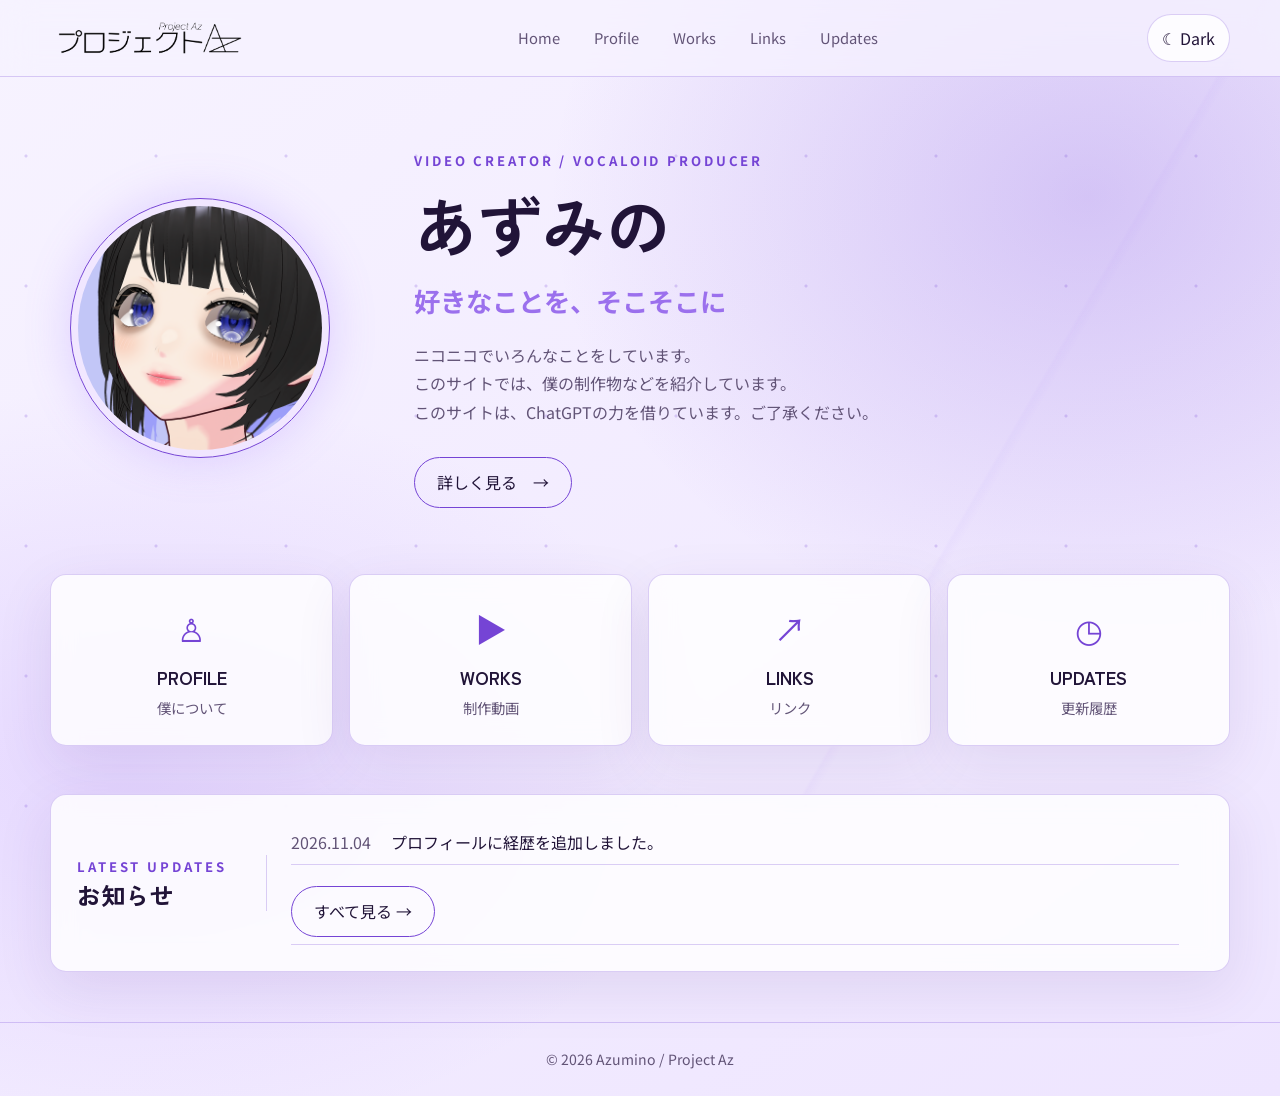
<file: index.html>
<!doctype html>
<html lang="ja"><head><meta charset="utf-8"><meta name="viewport" content="width=device-width, initial-scale=1">
<meta name="description" content="あずみの / Project Az のポートフォリオサイト"><title>Home | Project Az</title>
<link rel="stylesheet" href="css/style.css"></head><body>
<header class="site-header"><div class="container header-inner">
<a class="brand" href="index.html">
    <img src="images/logo.png" alt="Project Az">
</a>
<nav class="nav" aria-label="メインナビゲーション">
<a href="index.html">Home</a><a href="profile.html">Profile</a><a href="works.html">Works</a><a href="links.html">Links</a><a href="updates.html">Updates</a>
</nav><button class="theme-btn" data-theme-toggle aria-label="テーマ切り替え">☾ Dark</button>
</div></header><main class="container"><section class="hero">
<div class="avatar-wrap">
    <img src="images/avatar.png" alt="あずみののアイコン" class="avatar">
</div>
<div><div class="eyebrow">Video Creator / VOCALOID Producer</div>
<h1>あずみの</h1>
<p class="lead">好きなことを、そこそこに</p>
<p class="description">ニコニコでいろんなことをしています。<br>このサイトでは、僕の制作物などを紹介しています。<br>このサイトは、ChatGPTの力を借りています。ご了承ください。</p>
<a class="button" href="profile.html">詳しく見る　→</a></div>
</section>
<section class="menu-grid">
<a class="menu-card" href="profile.html"><span class="menu-icon">♙</span><h2>PROFILE</h2><p>僕について</p></a>
<a class="menu-card" href="works.html"><span class="menu-icon">▶</span><h2>WORKS</h2><p>制作動画</p></a>
<a class="menu-card" href="links.html"><span class="menu-icon">↗</span><h2>LINKS</h2><p>リンク</p></a>
<a class="menu-card" href="updates.html"><span class="menu-icon">◷</span><h2>UPDATES</h2><p>更新履歴</p></a>
</section>
<section class="panel news"><div class="news-title"><div class="eyebrow">Latest Updates</div><h2>お知らせ</h2></div>
<ul class="news-list"><li><time>2026.11.04</time><span>プロフィールに経歴を追加しました。</span></li><li>
<a class="button" href="updates.html">すべて見る →</a></section></main><footer><div class="container">© 2026 Azumino / Project Az</div></footer>
<script src="js/main.js"></script></body></html>
</file>
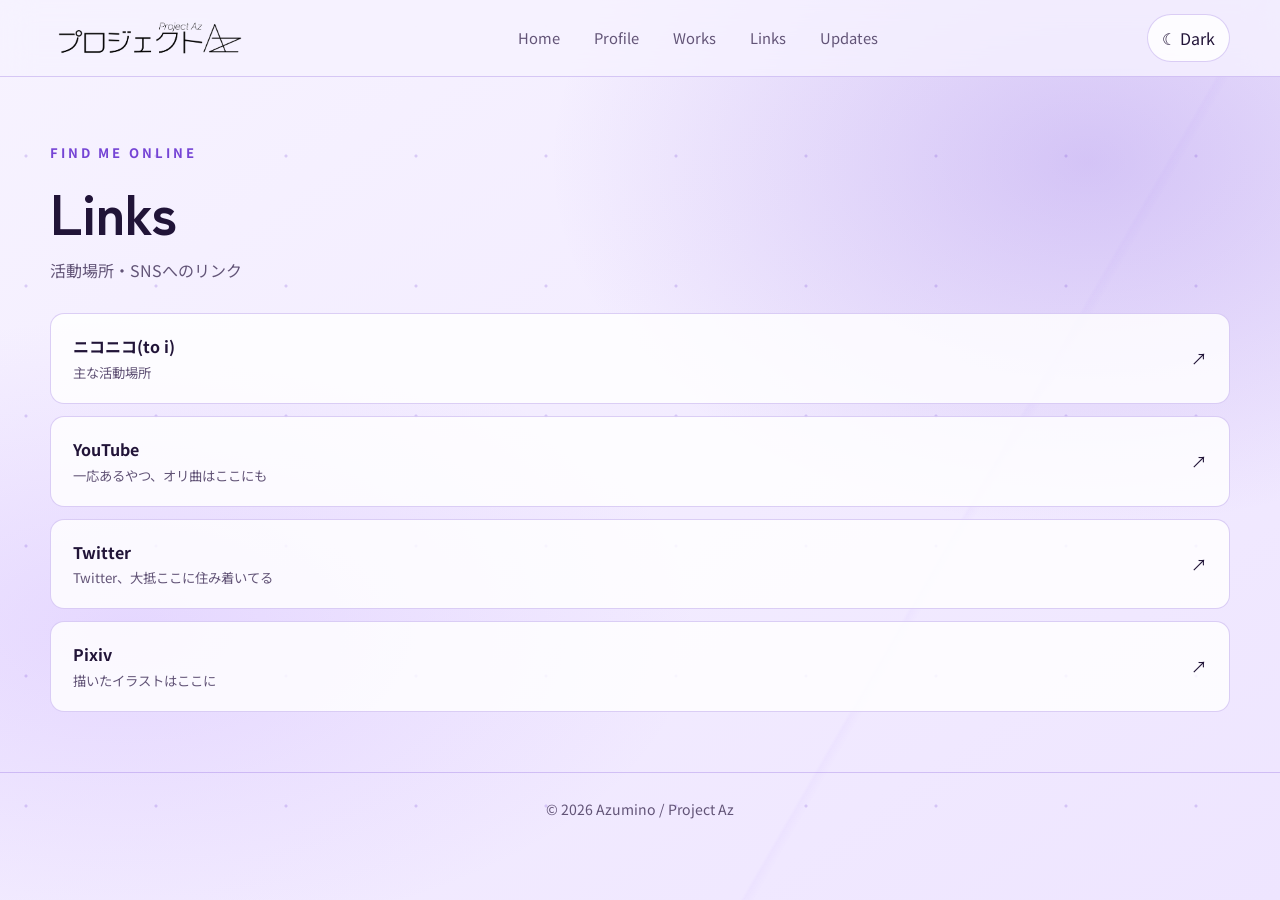
<file: links.html>
<!doctype html>
<html lang="ja"><head><meta charset="utf-8"><meta name="viewport" content="width=device-width, initial-scale=1">
<meta name="description" content="あずみの / Project Az のポートフォリオサイト"><title>Links | Project Az</title>
<link rel="stylesheet" href="css/style.css"></head><body>
<header class="site-header"><div class="container header-inner">
<a class="brand" href="index.html">
    <img src="images/logo.png" alt="Project Az">
</a>
<nav class="nav" aria-label="メインナビゲーション">
<a href="index.html">Home</a><a href="profile.html">Profile</a><a href="works.html">Works</a><a href="links.html">Links</a><a href="updates.html">Updates</a>
</nav><button class="theme-btn" data-theme-toggle aria-label="テーマ切り替え">☾ Dark</button>
</div></header><main class="container"><section class="page-head"><div class="eyebrow">Find me online</div><h1>Links</h1><p>活動場所・SNSへのリンク</p></section>
<div class="link-list">
<a class="link-item" href="https://www.nicovideo.jp/user/135501665" target="_blank" rel="noopener"><div><strong>ニコニコ(to i)</strong><small>主な活動場所</small></div><span>↗</span></a>
<a class="link-item" href="https://www.youtube.com/@azmn_niconico" target="_blank" rel="noopener"><div><strong>YouTube</strong><small>一応あるやつ、オリ曲はここにも</small></div><span>↗</span></a>
<a class="link-item" href="https://x.com/azmn_niconico" target="_blank" rel="noopener"><div><strong>Twitter</strong><small>Twitter、大抵ここに住み着いてる</small></div><span>↗</span></a>
<a class="link-item" href="https://www.pixiv.net/users/103576462" target="_blank" rel="noopener"><div><strong>Pixiv</strong><small>描いたイラストはここに</small></div><span>↗</span></a>
</div></main><footer><div class="container">© 2026 Azumino / Project Az</div></footer>
<script src="js/main.js"></script></body></html>
</file>
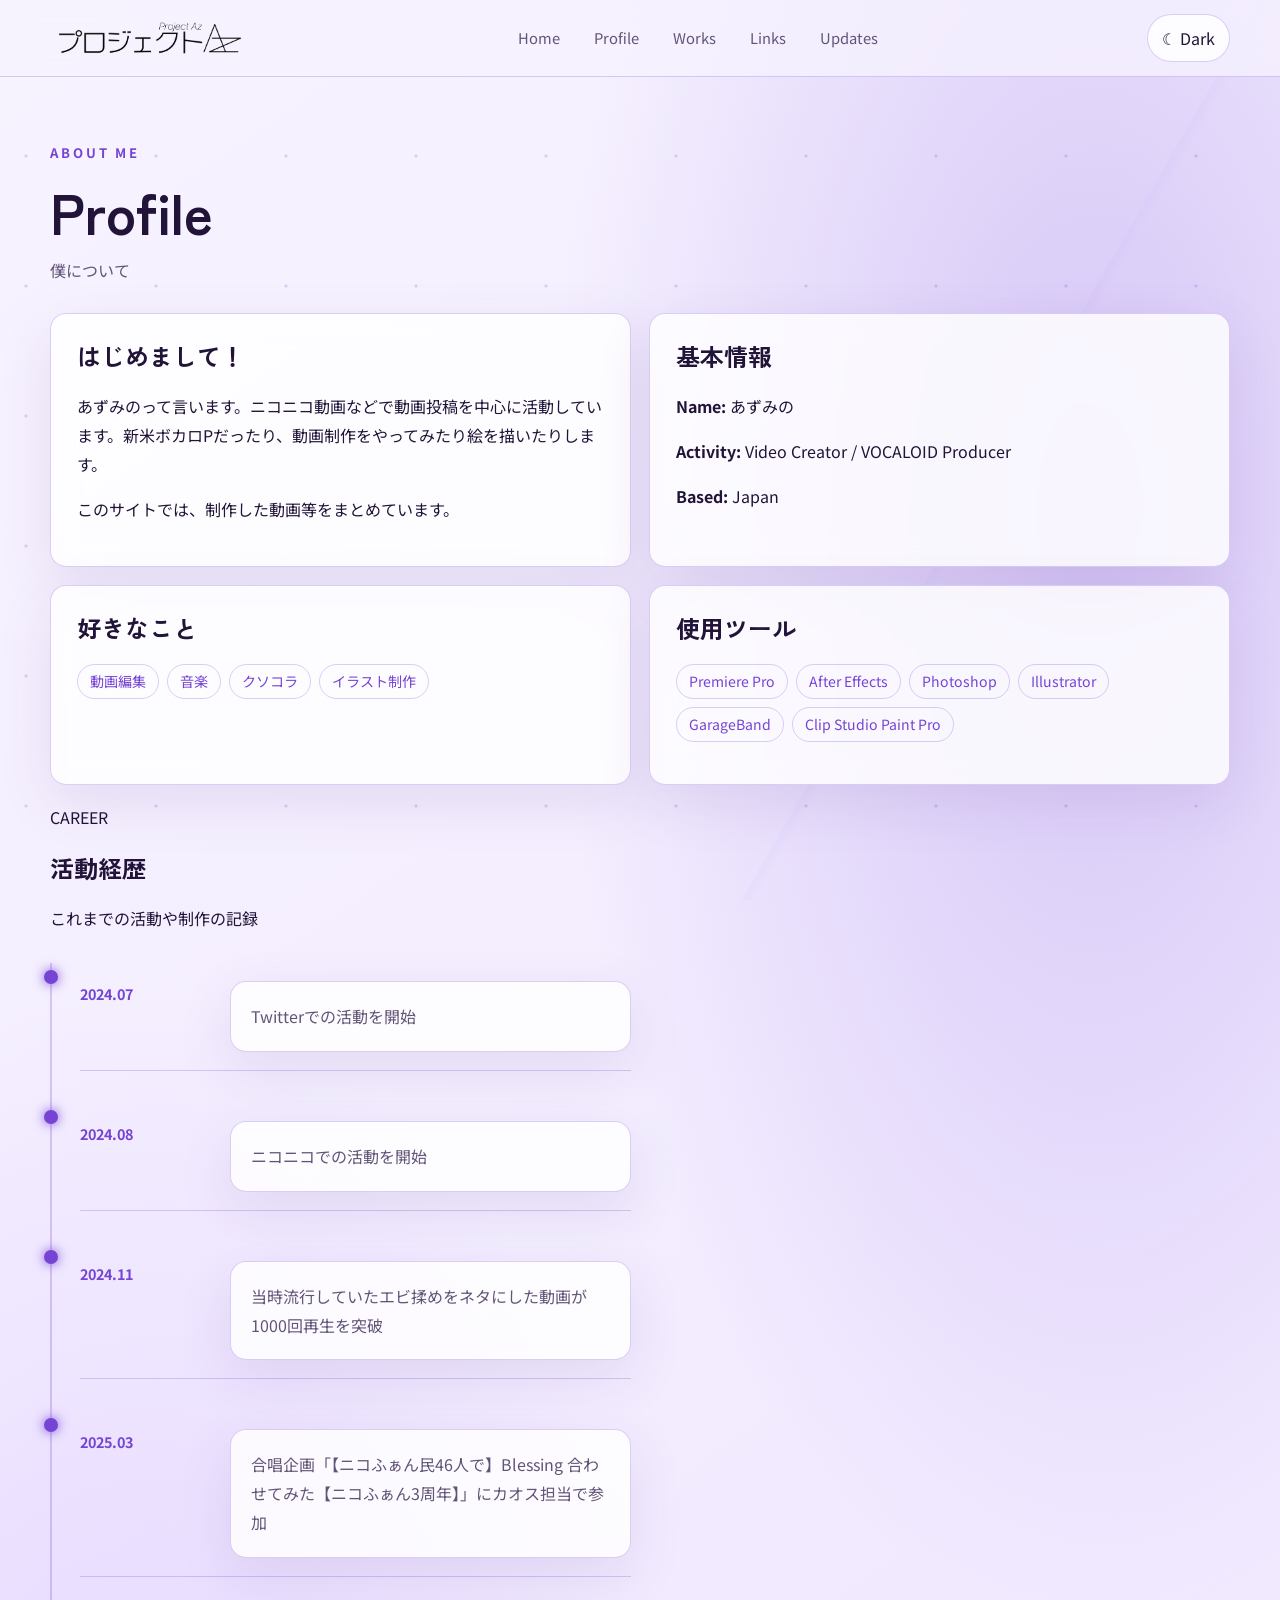
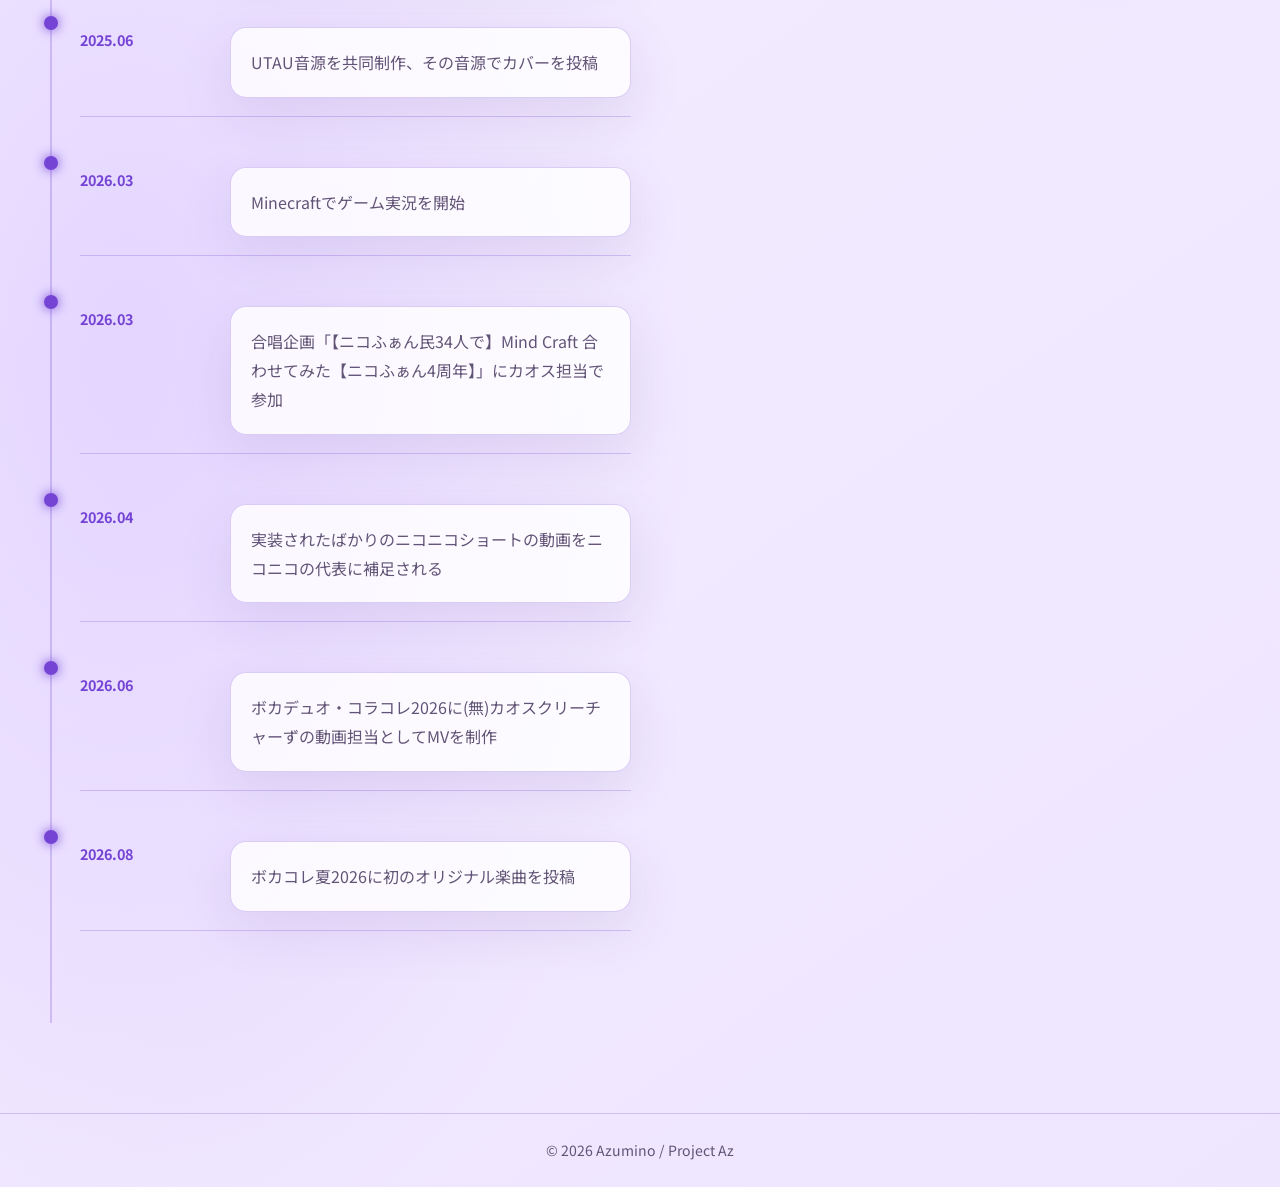
<file: profile.html>
<!doctype html>
<html lang="ja"><head><meta charset="utf-8"><meta name="viewport" content="width=device-width, initial-scale=1">
<meta name="description" content="あずみの / Project Az のポートフォリオサイト"><title>Profile | Project Az</title>
<link rel="stylesheet" href="css/style.css"></head><body>
<header class="site-header"><div class="container header-inner">
<a class="brand" href="index.html">
    <img src="images/logo.png" alt="Project Az">
</a>
<nav class="nav" aria-label="メインナビゲーション">
<a href="index.html">Home</a><a href="profile.html">Profile</a><a href="works.html">Works</a><a href="links.html">Links</a><a href="updates.html">Updates</a>
</nav><button class="theme-btn" data-theme-toggle aria-label="テーマ切り替え">☾ Dark</button>
</div></header><main class="container"><section class="page-head"><div class="eyebrow">About me</div><h1>Profile</h1><p>僕について</p></section>
<div class="content-grid">
<section class="panel"><h2>はじめまして！</h2><p>あずみのって言います。ニコニコ動画などで動画投稿を中心に活動しています。新米ボカロPだったり、動画制作をやってみたり絵を描いたりします。</p><p>このサイトでは、制作した動画等をまとめています。</p></section>
<section class="panel"><h2>基本情報</h2><p><strong>Name:</strong> あずみの</p><p><strong>Activity:</strong> Video Creator / VOCALOID Producer</p><p><strong>Based:</strong> Japan</p></section>
<section class="panel"><h2>好きなこと</h2><ul class="tag-list"><li>動画編集</li><li>音楽</li><li>クソコラ</li><li>イラスト制作</li></ul></section>
<section class="panel"><h2>使用ツール</h2><ul class="tag-list"><li>Premiere Pro</li><li>After Effects</li><li>Photoshop</li><li>Illustrator</li><li>GarageBand</li><li>Clip Studio Paint Pro</li></ul></section>
<section class="section" id="career">
    <div class="section-heading">
        <span class="section-label">CAREER</span>
        <h2>活動経歴</h2>
        <p>これまでの活動や制作の記録</p>
    </div>

    <div class="timeline">

        <div class="timeline-item">
            <span class="timeline-date">2024.07</span>
            <div class="timeline-content">
                <p>Twitterでの活動を開始</p>
            </div>
        </div>

        <div class="timeline-item">
            <span class="timeline-date">2024.08</span>
            <div class="timeline-content">
                <p>ニコニコでの活動を開始</p>
            </div>
        </div>

        <div class="timeline-item">
            <span class="timeline-date">2024.11</span>
            <div class="timeline-content">
                <p>当時流行していたエビ揉めをネタにした動画が1000回再生を突破</p>
            </div>
        </div>

        <div class="timeline-item">
            <span class="timeline-date">2025.03</span>
            <div class="timeline-content">
                <p>合唱企画「【ニコふぁん民46人で】Blessing 合わせてみた【ニコふぁん3周年】」にカオス担当で参加</p>
            </div>
        </div>

        <div class="timeline-item">
            <span class="timeline-date">2025.06</span>
            <div class="timeline-content">
                <p>UTAU音源を共同制作、その音源でカバーを投稿</p>
            </div>
        </div>
        
        <div class="timeline-item">
            <span class="timeline-date">2026.03</span>
            <div class="timeline-content">
                <p>Minecraftでゲーム実況を開始</p>
            </div>
        </div>
        
        <div class="timeline-item">
            <span class="timeline-date">2026.03</span>
            <div class="timeline-content">
                <p>合唱企画「【ニコふぁん民34人で】Mind Craft 合わせてみた【ニコふぁん4周年】」にカオス担当で参加</p>
            </div>
        </div>

        <div class="timeline-item">
            <span class="timeline-date">2026.04</span>
            <div class="timeline-content">
                <p>実装されたばかりのニコニコショートの動画をニコニコの代表に補足される</p>
            </div>
        </div>
        
                <div class="timeline-item">
            <span class="timeline-date">2026.06</span>
            <div class="timeline-content">
                <p>ボカデュオ・コラコレ2026に(無)カオスクリーチャーずの動画担当としてMVを制作</p>
            </div>
        </div>
        
                <div class="timeline-item">
            <span class="timeline-date">2026.08</span>
            <div class="timeline-content">
                <p>ボカコレ夏2026に初のオリジナル楽曲を投稿</p>
            </div>
        </div>
        
    </div>
</section>
</div></main><footer><div class="container">© 2026 Azumino / Project Az</div></footer>
<script src="js/main.js"></script></body></html>
</file>
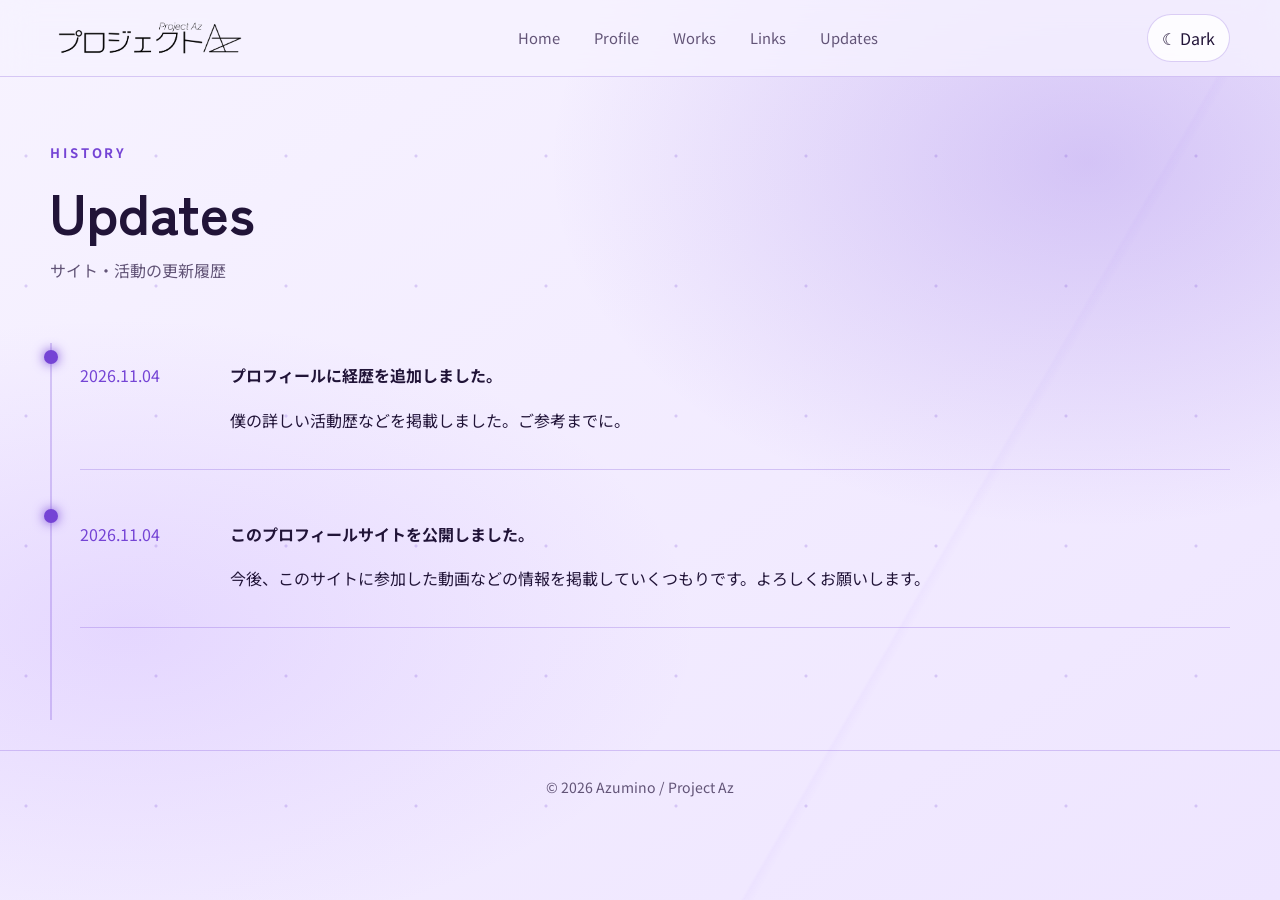
<file: updates.html>
<!doctype html>
<html lang="ja"><head><meta charset="utf-8"><meta name="viewport" content="width=device-width, initial-scale=1">
<meta name="description" content="あずみの / Project Az のポートフォリオサイト"><title>Updates | Project Az</title>
<link rel="stylesheet" href="css/style.css"></head><body>
<header class="site-header"><div class="container header-inner">
<a class="brand" href="index.html">
    <img src="images/logo.png" alt="Project Az">
</a>
<nav class="nav" aria-label="メインナビゲーション">
<a href="index.html">Home</a><a href="profile.html">Profile</a><a href="works.html">Works</a><a href="links.html">Links</a><a href="updates.html">Updates</a>
</nav><button class="theme-btn" data-theme-toggle aria-label="テーマ切り替え">☾ Dark</button>
</div></header><main class="container"><section class="page-head"><div class="eyebrow">History</div><h1>Updates</h1><p>サイト・活動の更新履歴</p></section>
<section class="timeline">
<div class="timeline-item"><time>2026.11.04</time><div><strong>プロフィールに経歴を追加しました。</strong><p>僕の詳しい活動歴などを掲載しました。ご参考までに。</p></div></div>
<div class="timeline-item"><time>2026.11.04</time><div><strong>このプロフィールサイトを公開しました。</strong><p>今後、このサイトに参加した動画などの情報を掲載していくつもりです。よろしくお願いします。</p></div></div>
</section></main><footer><div class="container">© 2026 Azumino / Project Az</div></footer>
<script src="js/main.js"></script></body></html>
</file>
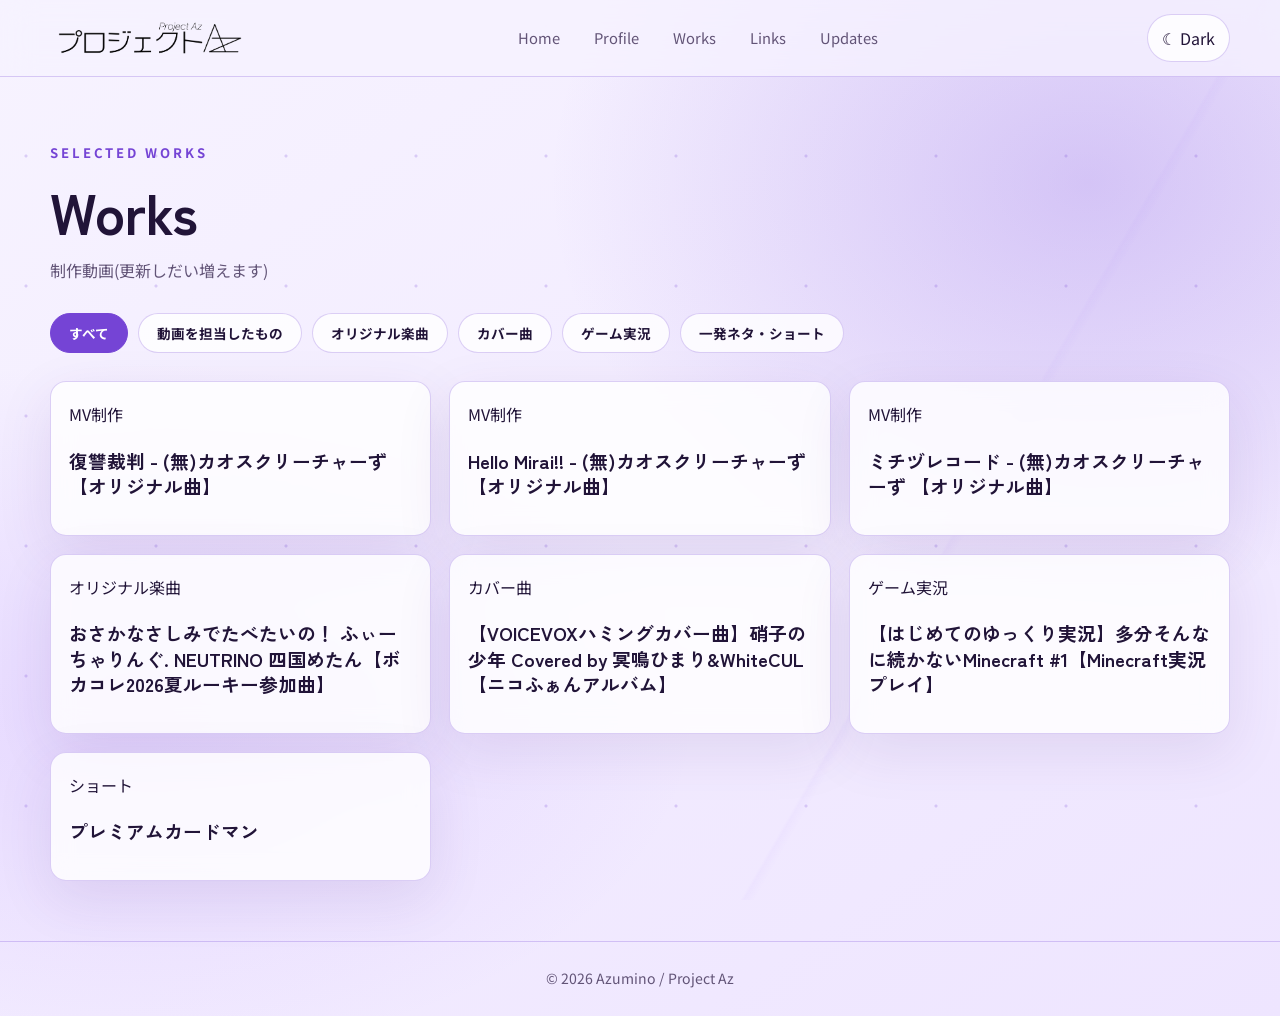
<file: works.html>
<!doctype html>
<html lang="ja"><head><meta charset="utf-8"><meta name="viewport" content="width=device-width, initial-scale=1">
<meta name="description" content="あずみの / Project Az のポートフォリオサイト"><title>Works | Project Az</title>
<link rel="stylesheet" href="css/style.css"></head><body>
<header class="site-header"><div class="container header-inner">
<a class="brand" href="index.html">
    <img src="images/logo.png" alt="Project Az">
</a>
<nav class="nav" aria-label="メインナビゲーション">
<a href="index.html">Home</a><a href="profile.html">Profile</a><a href="works.html">Works</a><a href="links.html">Links</a><a href="updates.html">Updates</a>
</nav><button class="theme-btn" data-theme-toggle aria-label="テーマ切り替え">☾ Dark</button>
</div></header><main class="container"><section class="page-head"><div class="eyebrow">Selected works</div><h1>Works</h1><p>制作動画(更新しだい増えます)</p></section>
<div class="works-filter">
    <button class="filter-btn active" data-filter="all">すべて</button>
    <button class="filter-btn" data-filter="video">動画を担当したもの</button>
    <button class="filter-btn" data-filter="original">オリジナル楽曲</button>
    <button class="filter-btn" data-filter="cover">カバー曲</button>
    <button class="filter-btn" data-filter="game">ゲーム実況</button>
    <button class="filter-btn" data-filter="short">一発ネタ・ショート</button>
</div>
<div class="works-grid">

    <!-- 動画編集で参加 -->
    <a href="https://www.nicovideo.jp/watch/sm46486091"
   class="work-card"
   data-category="video">

    <div class="work-info">
        <span class="work-category">MV制作</span>
        <h3>復讐裁判 - (無)カオスクリーチャーず 【オリジナル曲】</h3>
    </div>
</a>

    <a href="https://www.nicovideo.jp/watch/sm46474104"
   class="work-card"
   data-category="video">

    <div class="work-info">
        <span class="work-category">MV制作</span>
        <h3>Hello Mirai!! - (無)カオスクリーチャーず 【オリジナル曲】</h3>
    </div>
</a>

    <a href="https://www.nicovideo.jp/watch/sm46473547"
   class="work-card"
   data-category="video">

    <div class="work-info">
        <span class="work-category">MV制作</span>
        <h3>ミチヅレコード - (無)カオスクリーチャーず 【オリジナル曲】</h3>
    </div>
</a>

    <!-- オリジナル楽曲 -->
    <a href="https://www.nicovideo.jp/watch/sm46698397"
   class="work-card"
   data-category="original">

    <div class="work-info">
        <span class="work-category">オリジナル楽曲</span>
        <h3>おさかなさしみでたべたいの！ ふぃーちゃりんぐ. NEUTRINO 四国めたん【ボカコレ2026夏ルーキー参加曲】</h3>
    </div>
</a>

    <!-- カバー曲 -->
    <a href="https://www.nicovideo.jp/watch/sm44782109"
   class="work-card"
   data-category="cover">

    <div class="work-info">
        <span class="work-category">カバー曲</span>
        <h3>【VOICEVOXハミングカバー曲】硝子の少年 Covered by 冥鳴ひまり&WhiteCUL【ニコふぁんアルバム】</h3>
    </div>
</a>

    <!-- ゲーム実況 -->
    <a href="https://www.nicovideo.jp/watch/sm46079647"
   class="work-card"
   data-category="game">

    <div class="work-info">
        <span class="work-category">ゲーム実況</span>
        <h3>【はじめてのゆっくり実況】多分そんなに続かないMinecraft #1【Minecraft実況プレイ】</h3>
    </div>
</a>
    
        <!-- 一発ネタ・ショート -->
    <a href="https://www.nicovideo.jp/shorts/ss46170858"
   class="work-card"
   data-category="short">

    <div class="work-info">
        <span class="work-category">ショート</span>
        <h3>プレミアムカードマン</h3>
    </div>
</a>
    
</div>
</div></main><footer><div class="container">© 2026 Azumino / Project Az</div></footer>
<script src="js/main.js"></script></body></html>
</file>
<file: css/style.css>
@import url('https://fonts.googleapis.com/css2?family=Noto+Sans+JP:wght@400;500;700;900&family=Zen+Kaku+Gothic+New:wght@400;700;900&display=swap');

:root {
  color-scheme: dark;
  --bg: #100b1d; --bg2: #1a1030; --surface: rgba(35, 24, 61, .72);
  --surface2: rgba(54, 36, 88, .62); --text: #f7f2ff; --muted: #c8bde0;
  --accent: #a987ff; --accent2: #d0baff; --line: rgba(177, 139, 255, .35);
  --shadow: 0 18px 55px rgba(0,0,0,.24);
}
[data-theme="light"] {
  color-scheme: light;
  --bg: #f7f3ff; --bg2: #eee5ff; --surface: rgba(255,255,255,.82);
  --surface2: rgba(240,230,255,.85); --text: #211438; --muted: #625477;
  --accent: #7544d5; --accent2: #9b70ed; --line: rgba(117,68,213,.25);
  --shadow: 0 18px 55px rgba(75,43,130,.10);
}
* { box-sizing: border-box; }
html { scroll-behavior: smooth; }
body {
  margin: 0; min-height: 100vh; color: var(--text);
  background:
    radial-gradient(ellipse at 85% 18%, rgba(121,76,220,.25), transparent 35%),
    radial-gradient(ellipse at 10% 70%, rgba(153,98,255,.16), transparent 35%),
    linear-gradient(145deg, var(--bg), var(--bg2));
  font-family: 'Noto Sans JP', sans-serif; line-height: 1.8;
}
body::before {
  content: ""; position: fixed; inset: 0; pointer-events: none; opacity: .22;
  background-image: linear-gradient(120deg, transparent 70%, rgba(160,120,255,.18) 70.2%, transparent 70.8%),
                    radial-gradient(circle at 20% 20%, var(--accent) 1px, transparent 2px);
  background-size: 100% 100%, 130px 130px; z-index: -1;
}
a { color: inherit; text-decoration: none; }
img { max-width: 100%; }
.container { width: min(1180px, calc(100% - 36px)); margin: auto; }
.site-header { border-bottom: 1px solid var(--line); background: color-mix(in srgb, var(--bg) 78%, transparent); backdrop-filter: blur(16px); position: sticky; top: 0; z-index: 20; }
.header-inner { min-height: 76px; display: flex; align-items: center; justify-content: space-between; gap: 22px; }
.brand {
    display: flex;
    align-items: center;
    white-space: nowrap;
}

.brand img {
    height: 48px;
    width: auto;
    max-width: 220px;
    object-fit: contain;
}

/* ライトモードでは白いロゴを黒にする */
[data-theme="light"] .brand img {
    filter: brightness(0);
}
.nav { display: flex; gap: 8px; align-items: center; flex-wrap: wrap; justify-content: center; }
.nav a { padding: 9px 13px; color: var(--muted); border-radius: 10px; font-size: .92rem; transition: .2s; }
.nav a:hover, .nav a.active { color: var(--text); background: var(--surface2); }
.theme-btn { border: 1px solid var(--line); color: var(--text); background: var(--surface); border-radius: 999px; padding: 9px 14px; cursor: pointer; font: inherit; }
.hero { display: grid; grid-template-columns: 300px 1fr; align-items: center; gap: clamp(28px, 5vw, 70px); padding: 72px 0 46px; }
.avatar-wrap { position: relative; width: 260px; aspect-ratio: 1; margin: auto; border-radius: 50%; padding: 7px; border: 1px solid var(--accent); box-shadow: 0 0 45px rgba(151,106,255,.25); background: var(--surface2); }
.avatar { width: 100%; height: 100%; border-radius: 50%; object-fit: cover; background: linear-gradient(135deg,#37245b,#9d7bea); display: block; place-items: center; text-align: center; font-size: 4rem; }
.eyebrow { color: var(--accent); text-transform: uppercase; letter-spacing: .22em; font-size: .82rem; font-weight: 700; }
h1,h2,h3 { font-family: 'Zen Kaku Gothic New', sans-serif; line-height: 1.35; }
.hero h1 { font-size: clamp(2.2rem, 5vw, 4rem); margin: 8px 0 10px; }
.hero h1 span { color: var(--accent); }
.lead { color: var(--accent2); font-size: clamp(1.15rem, 2.3vw, 1.65rem); font-weight: 700; margin: 0 0 12px; }
.description { color: var(--muted); max-width: 650px; }
.button { display: inline-flex; align-items: center; gap: 12px; border: 1px solid var(--accent); padding: 10px 22px; border-radius: 999px; margin-top: 14px; transition: .2s; }
.button:hover { background: var(--accent); color: #fff; transform: translateY(-2px); }
.menu-grid { display: grid; grid-template-columns: repeat(4,1fr); gap: 16px; margin: 20px 0 48px; }
.menu-card, .panel, .work-card { border: 1px solid var(--line); background: var(--surface); backdrop-filter: blur(12px); border-radius: 16px; box-shadow: var(--shadow); }
.menu-card { padding: 25px 20px; text-align: center; transition: .22s; }
.menu-card:hover { transform: translateY(-5px); border-color: var(--accent); background: var(--surface2); }
.menu-icon { display: block; font-size: 2rem; color: var(--accent); margin-bottom: 8px; }
.menu-card h2 { font-size: 1.12rem; margin: 0; }
.menu-card p { color: var(--muted); margin: 5px 0 0; font-size: .9rem; }
.news { display: grid; grid-template-columns: 190px 1fr auto; align-items: center; gap: 24px; padding: 24px 30px; margin-bottom: 50px; }
.news-title { border-right: 1px solid var(--line); padding-right: 20px; }
.news-title h2 { margin: 0; font-size: 1.5rem; }
.news-list { list-style: none; padding: 0; margin: 0; }
.news-list li { display: flex; gap: 20px; padding: 7px 0; border-bottom: 1px solid var(--line); }
.news-list time { color: var(--muted); white-space: nowrap; }
.page-head { padding: 64px 0 28px; }
.page-head h1 { font-size: clamp(2.2rem,5vw,3.5rem); margin: 8px 0; }
.page-head p { color: var(--muted); margin: 0; }
.content-grid { display: grid; grid-template-columns: repeat(2,1fr); gap: 18px; padding-bottom: 60px; }
.panel { padding: 26px; }
.panel h2 { margin-top: 0; }
.tag-list { display: flex; flex-wrap: wrap; gap: 8px; padding: 0; list-style: none; }
.tag-list li { border: 1px solid var(--line); color: var(--accent); border-radius: 999px; padding: 4px 12px; font-size: .88rem; }
.works-grid { display: grid; grid-template-columns: repeat(3,1fr); gap: 18px; padding-bottom: 60px; }
.work-card { overflow: hidden; transition: .2s; }
.work-card:hover { transform: translateY(-4px); border-color: var(--accent); }
.work-thumb { aspect-ratio: 16/9; display: grid; place-items: center; font-size: 2.8rem; color: var(--accent); background: linear-gradient(135deg, #281a45, #7551b9); }
[data-theme="light"] .work-thumb { background: linear-gradient(135deg,#e6d9ff,#bba0f4); }
.work-info { padding: 18px; }
.work-info h2 { margin: 0 0 6px; font-size: 1.15rem; }
.work-info p { color: var(--muted); margin: 0; font-size: .9rem; }
.link-list { display: grid; gap: 12px; padding-bottom: 60px; }
.link-item { display: flex; align-items: center; justify-content: space-between; padding: 18px 22px; border: 1px solid var(--line); background: var(--surface); border-radius: 14px; transition: .2s; }
.link-item:hover { border-color: var(--accent); transform: translateX(4px); }
.link-item small { color: var(--muted); display: block; }
.timeline { padding-bottom: 60px; }
.timeline-item { display: grid; grid-template-columns: 130px 1fr; gap: 20px; padding: 18px 0; border-bottom: 1px solid var(--line); }
.timeline-item time { color: var(--accent); }
footer { border-top: 1px solid var(--line); color: var(--muted); text-align: center; padding: 24px 0; font-size: .88rem; }
@media (max-width: 850px) {
  .header-inner { padding: 12px 0; flex-wrap: wrap; }
  .nav { order: 3; width: 100%; }
  .hero { grid-template-columns: 1fr; text-align: center; padding-top: 42px; }
  .avatar-wrap { width: 190px; }
  .description { margin: auto; }
  .menu-grid { grid-template-columns: repeat(2,1fr); }
  .news { grid-template-columns: 1fr; }
  .news-title { border-right: 0; border-bottom: 1px solid var(--line); padding: 0 0 12px; }
  .content-grid, .works-grid { grid-template-columns: 1fr 1fr; }
}
@media (max-width: 560px) {
  .brand { font-size: 1.35rem; }
  .nav a { padding: 7px 8px; font-size: .82rem; }
  .menu-grid, .content-grid, .works-grid { grid-template-columns: 1fr; }
  .news-list li { flex-direction: column; gap: 0; }
  .timeline-item { grid-template-columns: 1fr; gap: 3px; }
}
/* Works category filter */
.works-filter {
    display: flex;
    flex-wrap: wrap;
    gap: 10px;
    margin-bottom: 28px;
}

.filter-btn {
    padding: 9px 18px;
    border: 1px solid var(--line);
    border-radius: 999px;
    background: var(--surface);
    color: var(--text);
    font-family: inherit;
    font-size: 0.85rem;
    font-weight: 700;
    cursor: pointer;
    transition: 0.25s;
}

.filter-btn:hover {
    border-color: var(--accent);
    color: var(--accent);
    transform: translateY(-2px);
}

.filter-btn.active {
    background: var(--accent);
    color: white;
    border-color: var(--accent);
}

.work-card {
    transition: opacity 0.25s, transform 0.25s;
}

.work-card.hidden {
    display: none;
}
/* Career Timeline */

.timeline {
    position: relative;
    margin: 30px 0;
    padding-left: 28px;
    border-left: 2px solid var(--line);
}

.timeline-item {
    position: relative;
    margin-bottom: 32px;
}

.timeline-item::before {
    content: "";
    position: absolute;
    left: -36px;
    top: 7px;
    width: 14px;
    height: 14px;
    border-radius: 50%;
    background: var(--accent);
    box-shadow: 0 0 12px var(--accent);
}

.timeline-date {
    display: inline-block;
    margin-bottom: 8px;
    color: var(--accent);
    font-weight: 700;
    font-size: 0.9rem;
}

.timeline-content {
    padding: 20px;
    border: 1px solid var(--line);
    border-radius: 16px;
    background: var(--surface);
    box-shadow: var(--shadow);
}

.timeline-content h3 {
    margin: 0 0 8px;
    color: var(--text);
}

.timeline-content p {
    margin: 0;
    color: var(--muted);
}
</file>
